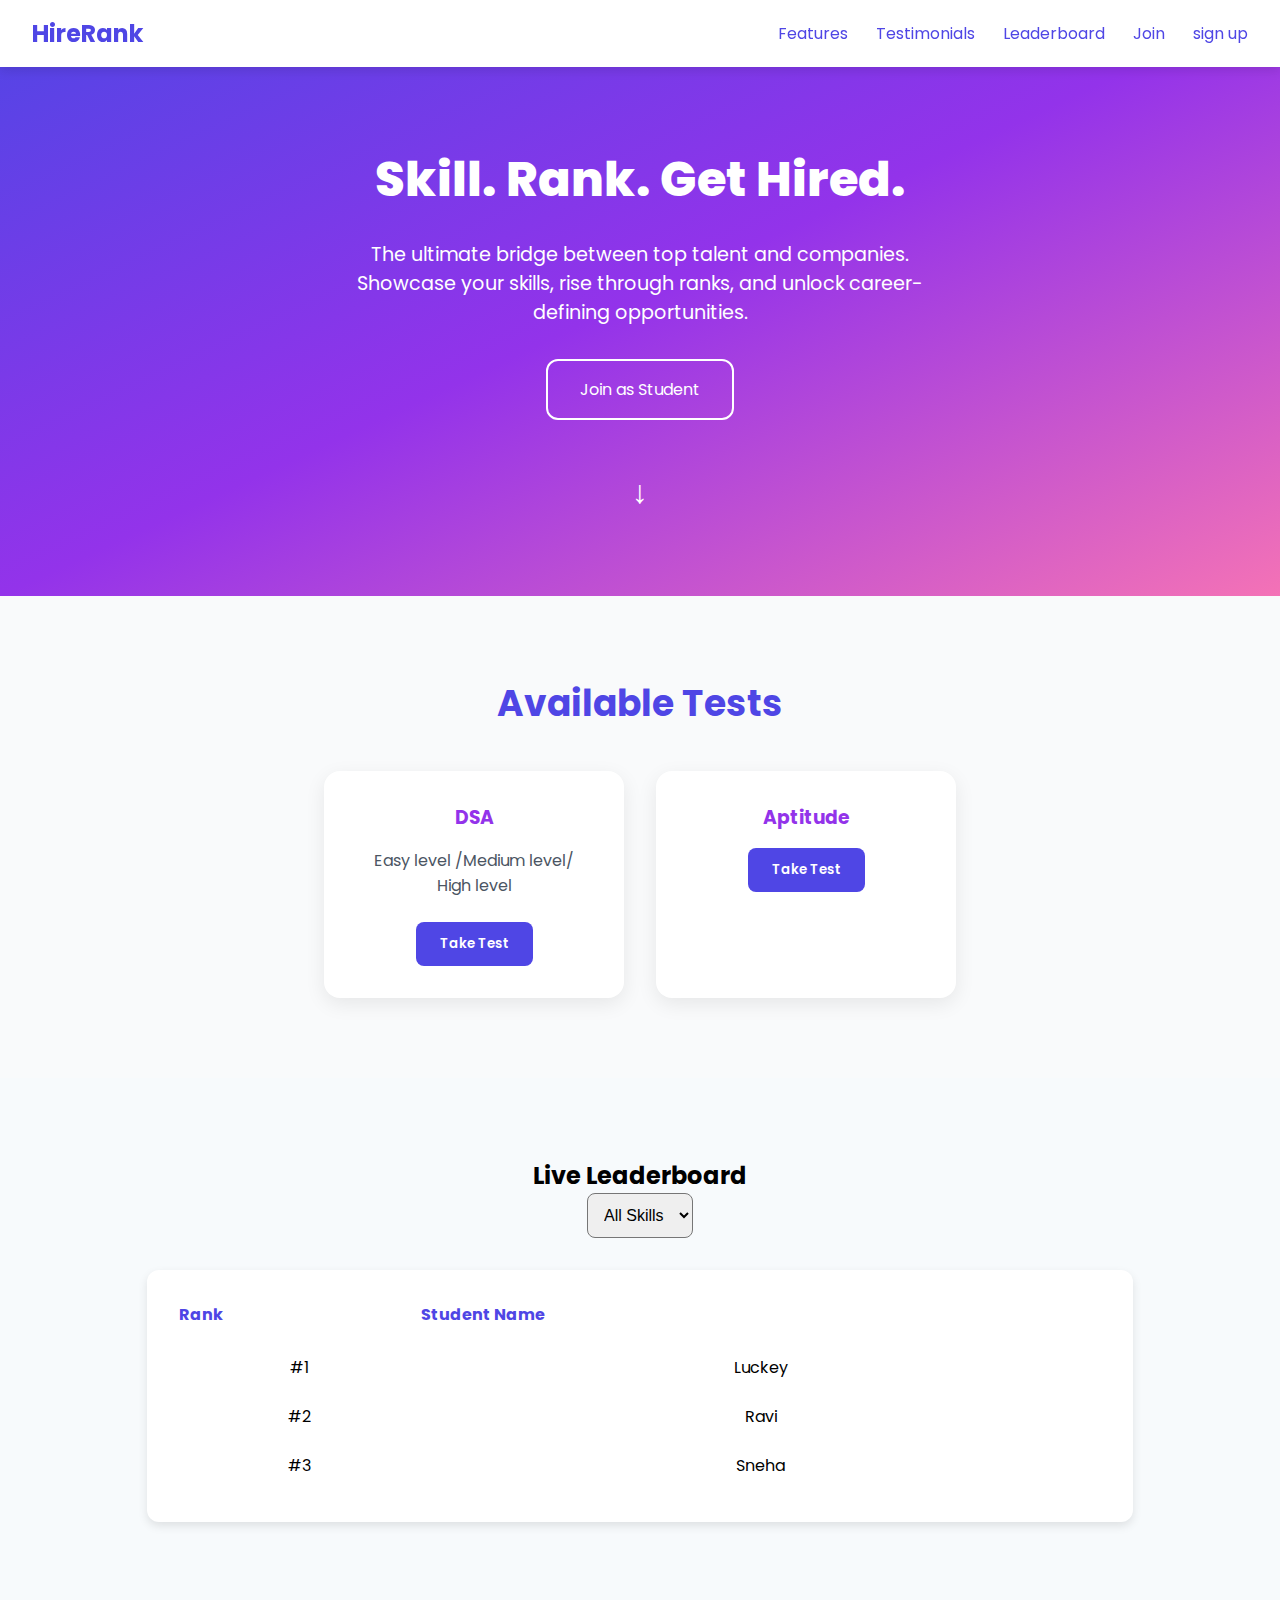
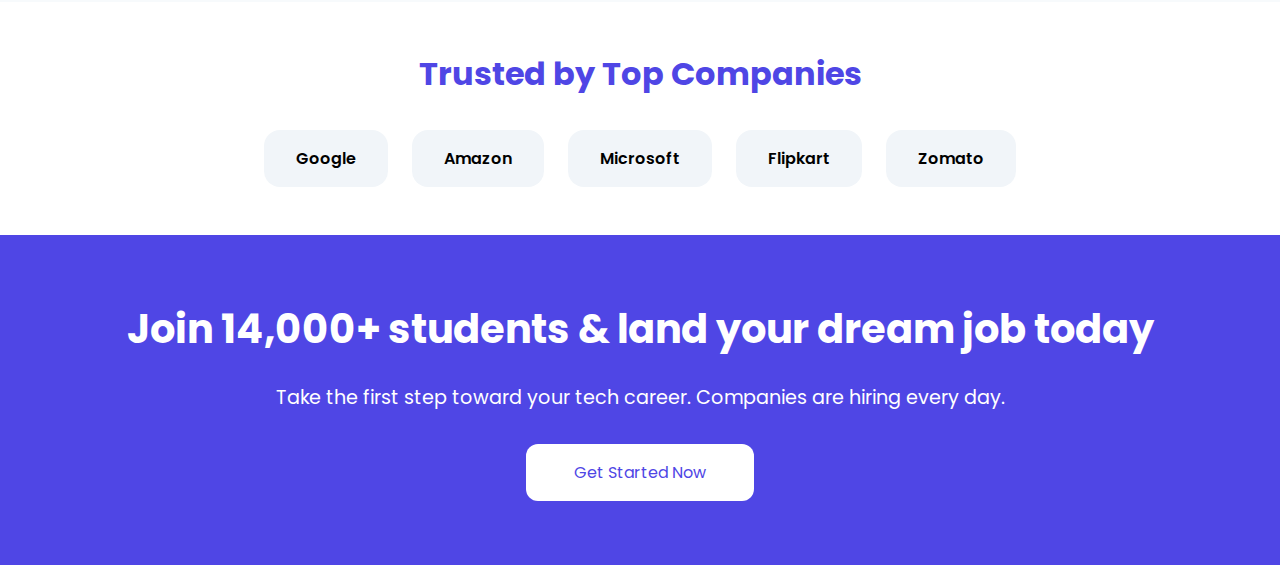
<file: index.html>
<!DOCTYPE html>
<html lang="en">
<head>
  <meta charset="UTF-8" />
  <meta name="viewport" content="width=device-width, initial-scale=1.0"/>
  <title>HireRank Landing Page</title>
  <link rel="stylesheet" href="styles.css"/>
  <link href="https://fonts.googleapis.com/css2?family=Poppins:wght@400;600&display=swap" rel="stylesheet">
 

</head>
<body>
  <header>
    <h1>HireRank</h1>
    <div class="menu">
      <a href="#features">Features</a>
      <a href="#testimonials">Testimonials</a>
      <a href="#leaderboard">Leaderboard</a>
      <a href="login.html">Join</a>
      <a href="signup.html"> sign up</a>
      
    </div>
  </header>
  <section id="hero">
    <h1>Skill. Rank. Get Hired.</h1>
    <p>
      The ultimate bridge between top talent and companies. Showcase your skills,
      rise through ranks, and unlock career-defining opportunities.
    </p>
    <div class="cta-buttons">
      <a href="dashboard.html">
        <button id="Studentbtn">Join as Student</button>
      </a>
    </div>
    <div class="arrow-icon">
      <span>&#8595;</span>
    </div>
  </section>
  <section id="tests">
    <h2>Available Tests</h2>
    <div class="test-cards">
      <div class="test-card">
        <h3>DSA</h3>
        <p>  Easy level /Medium level/ High level </p>
        <button onclick="takeTest('DSA')">Take Test</button>
      </div>
      <div class="test-card">
        <h3>Aptitude</h3>
      
        <button onclick="takeTest('Aptitude')">Take Test</button>
      </div>
    </div>
  </section>

  <section id="leaderboard">
    <h2>Live Leaderboard</h2>
    <select id="skillFilter">
      <option value="All">All Skills</option>
      <option value="DSA">DSA</option>
      <option value="Aptitude">Aptitude</option>
      
    </select>

    <div class="leaderboard-table">
      <table>
        <thead>
          <tr>
            <th>Rank</th>
            <th>Student Name</th>
          
          </tr>
        </thead>
        <tbody id="leaderboardBody">
          <tr>
            <td>#1</td>
            <td>Luckey</td>
          
          </tr>
          <tr>
            <td>#2</td>
            <td>Ravi</td>
          
          
          </tr>
          <tr>
            <td>#3</td>
            <td>Sneha</td>
          
          </tr>
        </tbody>
      </table>
    </div>
  </section>

  <section class="company-names">
    <h2>Trusted by Top Companies</h2>
    <div>
      <div class="company-name">Google</div>
      <div class="company-name">Amazon</div>
      <div class="company-name">Microsoft</div>
      <div class="company-name">Flipkart</div>
      <div class="company-name">Zomato</div>
    </div>
  </section>

  <section id="cta">
    <h2>Join 14,000+ students & land your dream job today</h2>
    <p>Take the first step toward your tech career. Companies are hiring every day.</p>
    <a href="signup.html">
  <button class="cta-button">Get Started Now</button>
</a>

  </section>

  <script src="script.js"></script>
</body>
</html>
</file>
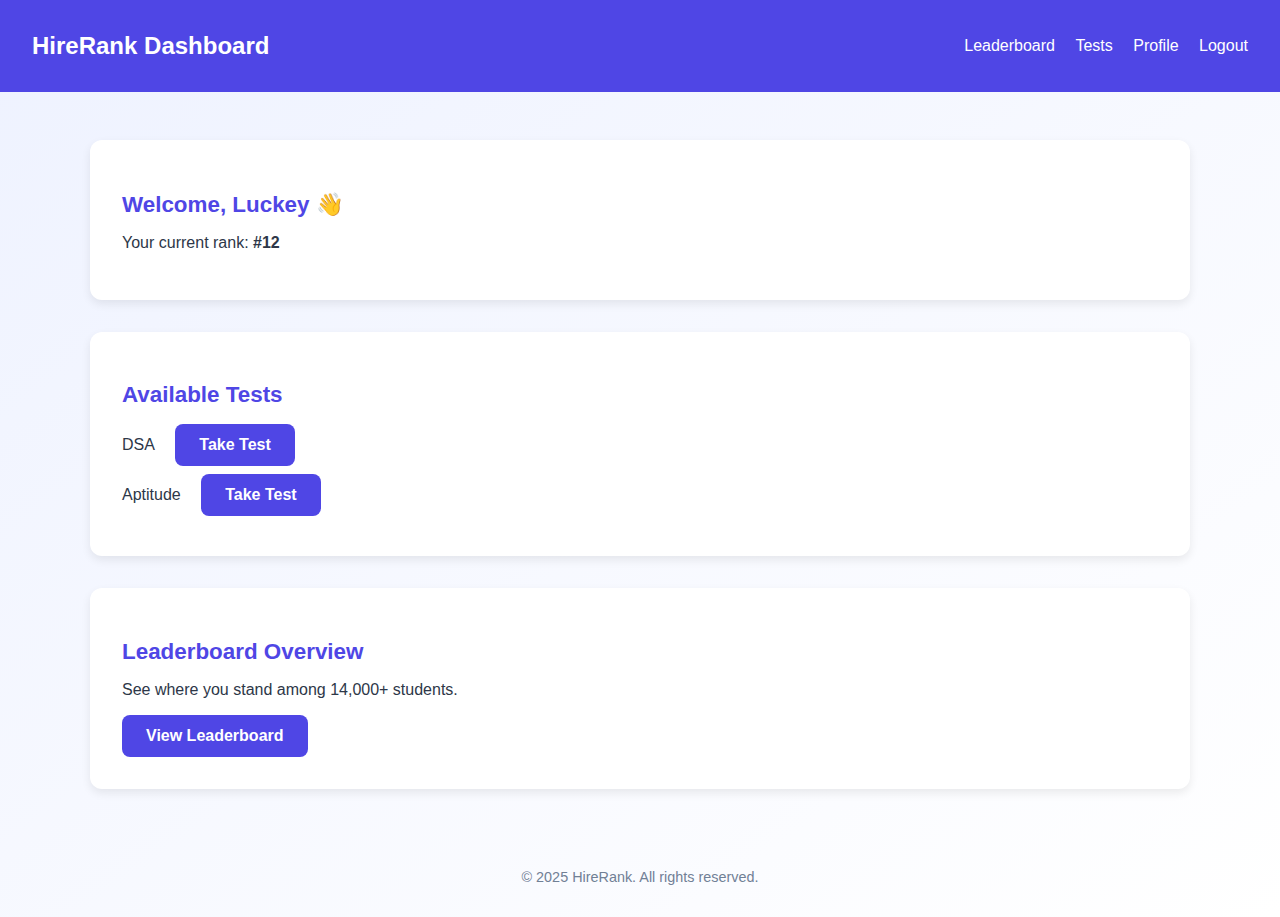
<file: dashboard.html>
<!DOCTYPE html>
<html lang="en">
<head>
  <meta charset="UTF-8" />
  <meta name="viewport" content="width=device-width, initial-scale=1.0"/>
  <title>Student Dashboard | HireRank</title>
  <link rel="stylesheet" href="dashboard.css">
</head>
<body>

  <header>
    <h1>HireRank Dashboard</h1>
    <nav>
      <a href="leaderbard.html">Leaderboard</a>
      <a href="test.html">Tests</a>
      <a href="profile.html">Profile</a>
      <a href="#">Logout</a>
    </nav>
  </header>

  <main class="container">
    <section class="card">
      <h2>Welcome, Luckey 👋</h2>
      <p>Your current rank: <strong>#12</strong></p>
      
    </section>

    <section class="card">
      <h2>Available Tests</h2>
      <div class="test-item">
        <span>DSA</span>
        <a href="#" class="button" style="margin-left: 1rem;">Take Test</a>
      </div>
      <div class="test-item">
        <span>Aptitude</span>
        <a href="#" class="button" style="margin-left: 1rem;">Take Test</a>
      </div>
    </section>

    <section class="card">
      <h2>Leaderboard Overview</h2>
      <p>See where you stand among 14,000+ students.</p>
      <a href="#" class="button">View Leaderboard</a>
    </section>
  </main>

  <footer>
    © 2025 HireRank. All rights reserved.
  </footer>

</body>
</html>
</file>
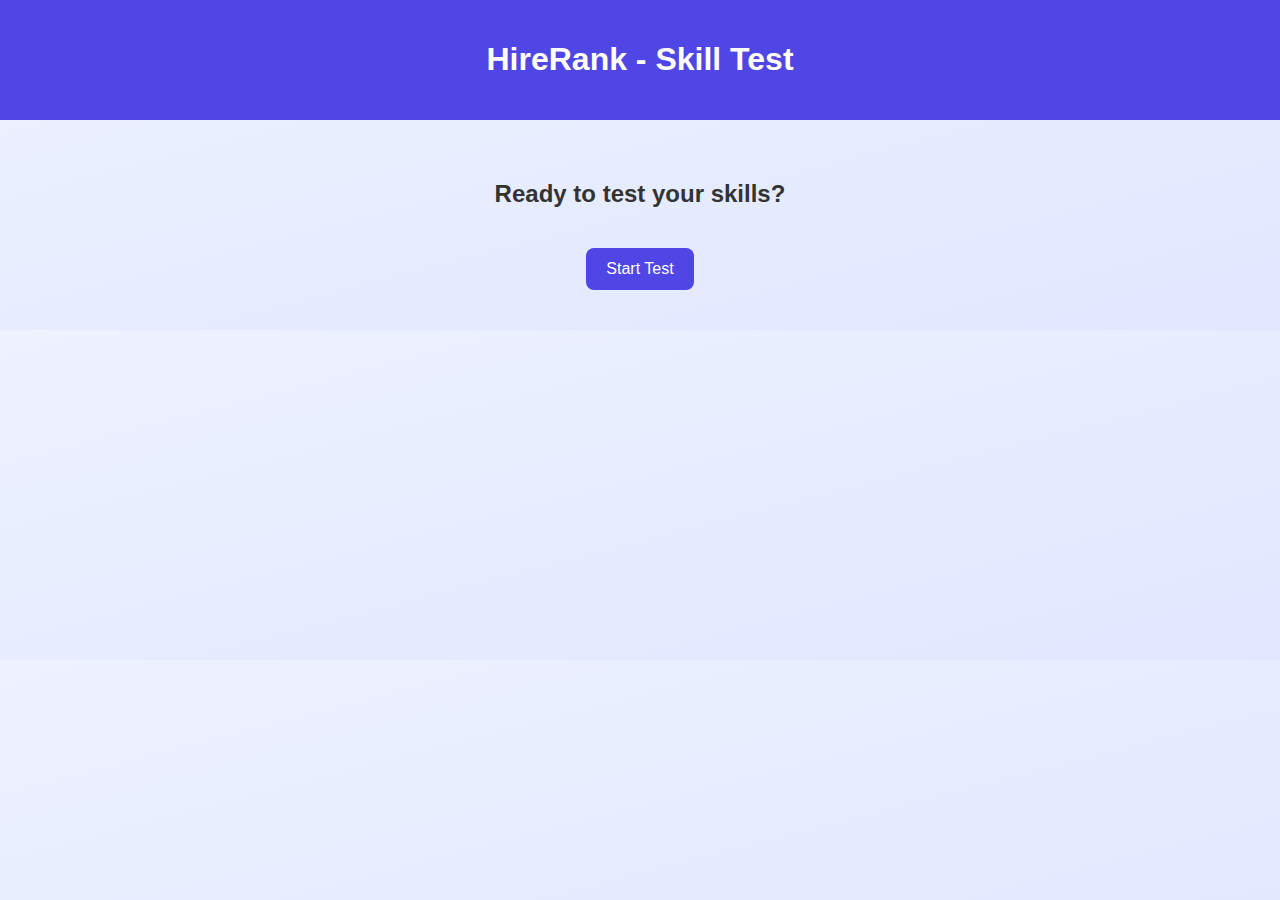
<file: jointest.html>
<!DOCTYPE html>
<html lang="en">
<head>
  <meta charset="UTF-8" />
  <meta name="viewport" content="width=device-width, initial-scale=1.0"/>
  <title>Skill Test | HireRank</title>
  <link rel="stylesheet" href="jointest.css" />
</head>
<body>
  <header>
    <h1>HireRank - Skill Test</h1>
  </header>

  <main>
    <div id="test-container" class="hidden">
      <div id="question-box">
        <h2 id="question-text">Loading question...</h2>
        <ul id="options-list"></ul>
      </div>
      <button id="next-btn">Next</button>
    </div>

    <div id="result-container" class="hidden">
      <h2>Test Completed!</h2>
      <p id="score-display"></p>
      <button onclick="location.reload()">Retake Test</button>
    </div>

    <div id="start-container">
      <h2>Ready to test your skills?</h2>
      <button id="start-btn">Start Test</button>
    </div>
  </main>

  <script src="jointest.js"></script>
</body>
</html>
</file>
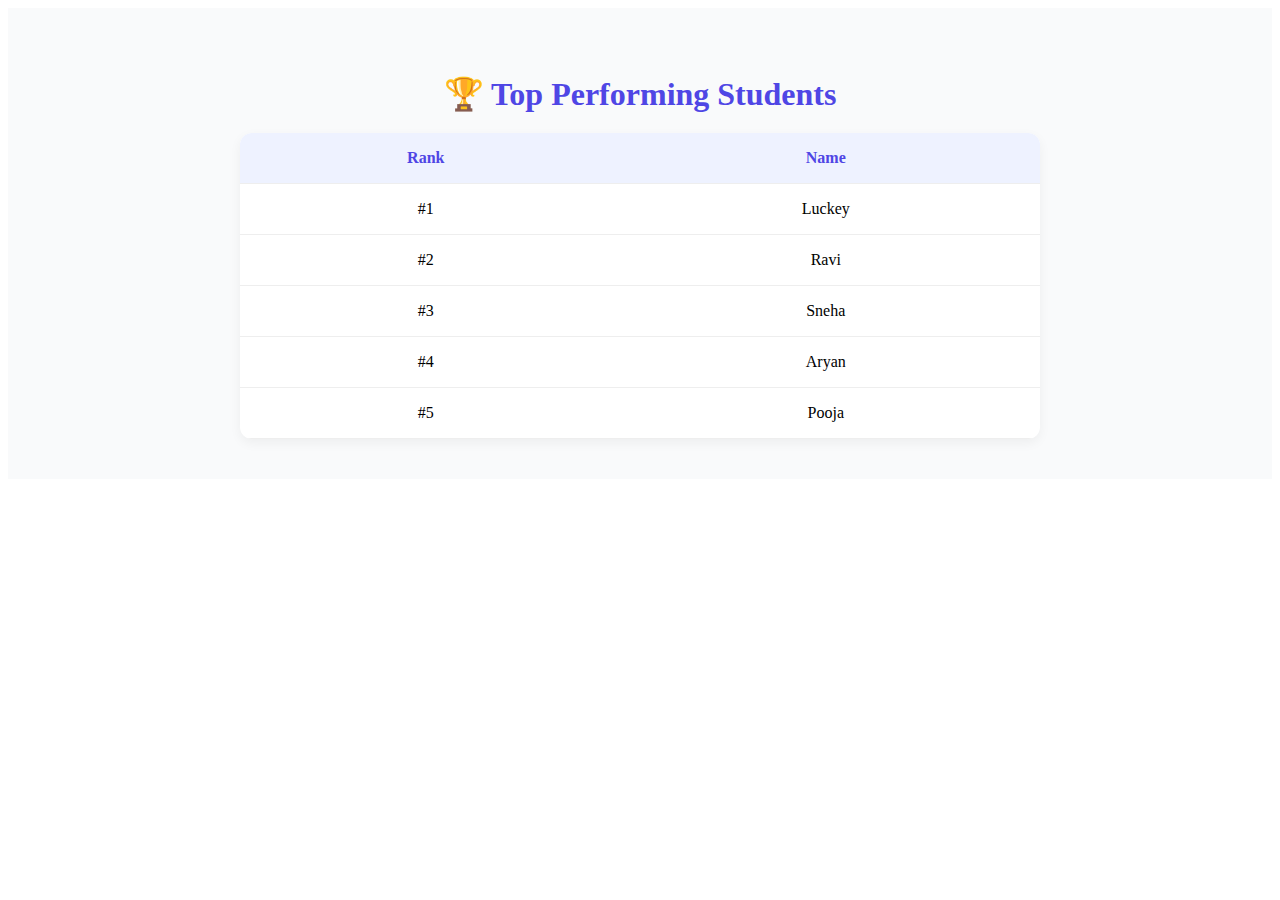
<file: leaderbard.html>
<!DOCTYPE html>
<html lang="en">
<head>
    <meta charset="UTF-8">
    <meta name="viewport" content="width=device-width, initial-scale=1.0">
    <title>Document</title>
    <link rel="stylesheet" href="leaderboard.css">
</head>
<body>
    <section id="leaderboard" class="leaderboard-section">
        <h2 class="leaderboard-title">🏆 Top Performing Students</h2>
      
        
      
        <table class="leaderboard-table">
          <thead>
            <tr>
              <th>Rank</th>
              <th>Name</th>
          
              
            </tr>
          </thead>
          <tbody id="leaderboardBody">
            <!-- Dynamic content -->
          </tbody>
        </table>
      </section>
      <script src="leaderboard.js"></script>
</body>
</html>
</file>
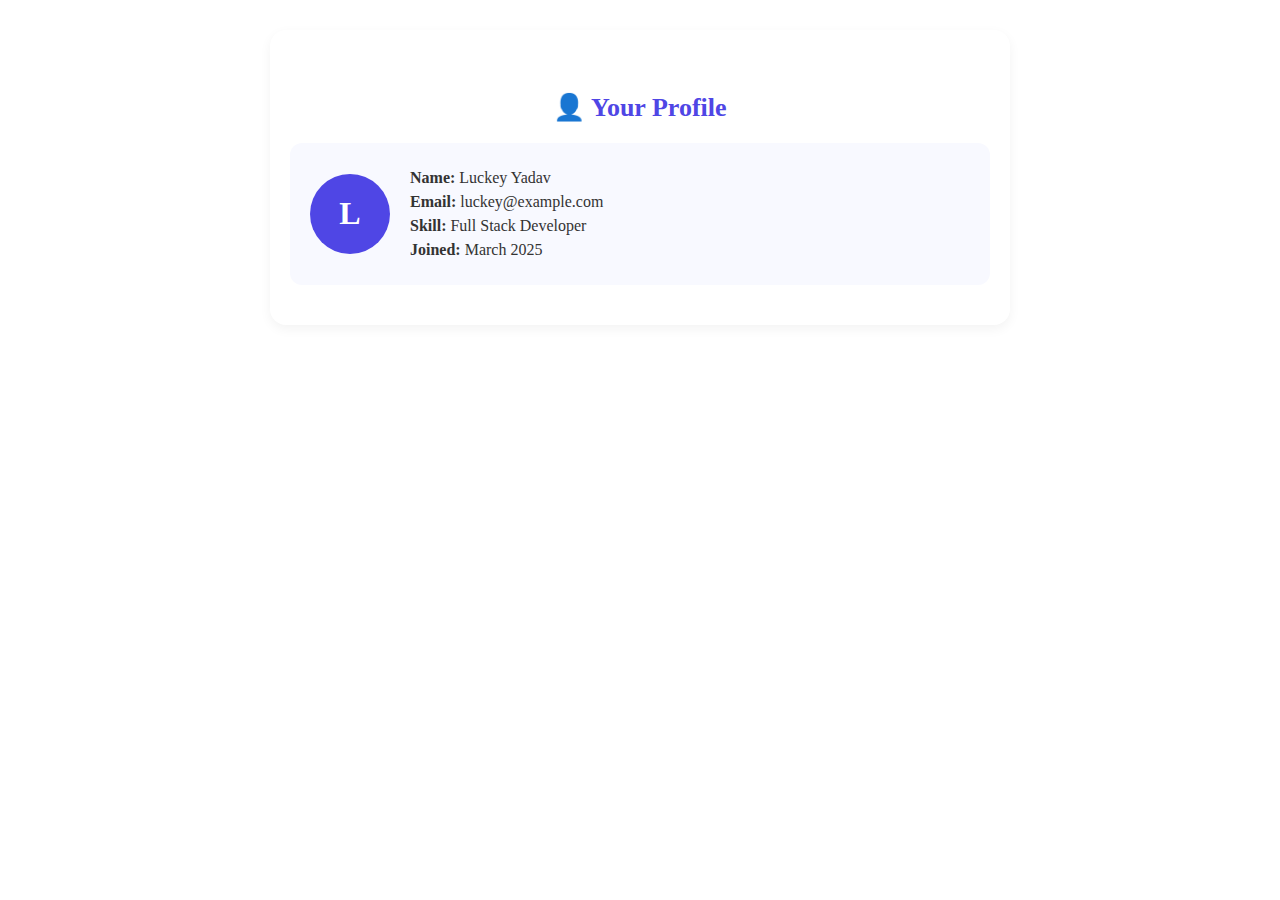
<file: profile.html>
<!DOCTYPE html>
<html lang="en">
<head>
    <meta charset="UTF-8">
    <meta name="viewport" content="width=device-width, initial-scale=1.0">
    <title>Document</title>
    <link rel="stylesheet" href="profile.css">
</head>
<body>
    <!-- Profile Section -->
<section class="profile-section">
    <h2>👤 Your Profile</h2>
    <div class="profile-card">
      <div class="avatar">A</div>
      <div class="profile-info">
        <p><strong>Name:</strong> Luckey Yadav</p>
        <p><strong>Email:</strong> luckey@example.com</p>
        <p><strong>Skill:</strong> Full Stack Developer</p>
        <p><strong>Joined:</strong> March 2025</p>
      </div>
    </div>
  </section>
  <script src="profile.js"></script>
</body>
</html>
</file>
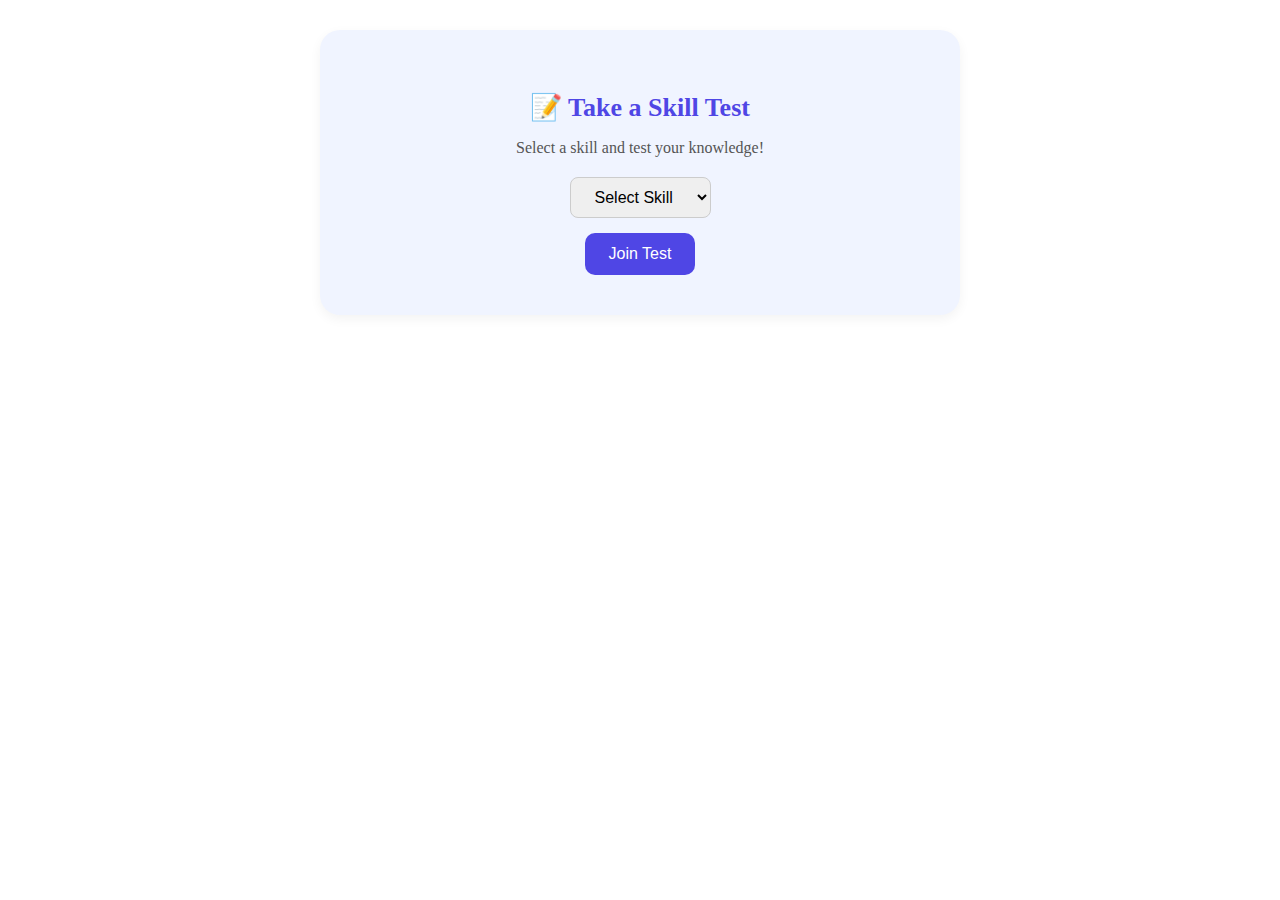
<file: test.html>
<!DOCTYPE html>
<html lang="en">
<head>
    <meta charset="UTF-8">
    <meta name="viewport" content="width=device-width, initial-scale=1.0">
    <title>Document</title>
    <link rel="stylesheet" href="test.css">

</head>
<body>
    <!-- Test Section -->
<section class="test-section">
    <h2>📝 Take a Skill Test</h2>
    <p>Select a skill and test your knowledge!</p>
    <div class="test-form">
      <select id="skillSelect">
        <option value="">Select Skill</option>
        <option value="DSA">DSA</option>
        <option value="Aptitude">Aptitude</option>
        
      </select>
      <a href="jointest.html"><button>Join Test</button> </a>
    </div>
  </section>
  <script src="test.js"></script> 
</body>
</html>
</file>
<file: dashboard.css>
/* Global Styles */
body {
    font-family: 'Inter', sans-serif;
    margin: 0;
    background: linear-gradient(to bottom right, #eef2ff, #ffffff);
    color: #2d3748;
  }
  
  header {
    background-color: #4f46e5;
    color: white;
    padding: 1rem 2rem;
    display: flex;
    justify-content: space-between;
    align-items: center;
  }
  
  header h1 {
    font-size: 1.5rem;
    font-weight: 700;
  }
  
  nav a {
    color: white;
    margin-left: 1rem;
    text-decoration: none;
    font-weight: 500;
  }
  
  nav a:hover {
    text-decoration: underline;
  }
  
  .container {
    max-width: 1100px;
    margin: 3rem auto;
    padding: 0 1.5rem;
  }
  
  .card {
    background: white;
    border-radius: 12px;
    box-shadow: 0 4px 10px rgba(0,0,0,0.08);
    padding: 2rem;
    margin-bottom: 2rem;
    transition: transform 0.3s ease;
  }
  
  .card:hover {
    transform: translateY(-4px);
  }
  
  .card h2 {
    font-size: 1.4rem;
    color: #4f46e5;
    margin-bottom: 1rem;
  }
  
  .button {
    display: inline-block;
    background-color: #4f46e5;
    color: white;
    padding: 0.75rem 1.5rem;
    border: none;
    border-radius: 8px;
    font-size: 1rem;
    font-weight: 600;
    cursor: pointer;
    text-decoration: none;
    transition: background 0.3s ease;
  }
  
  .button:hover {
    background-color: #3730a3;
  }
  
  .test-item {
    margin: 0.5rem 0;
  }
  
  .test-item span {
    font-weight: 500;
  }
  
  footer {
    text-align: center;
    padding: 2rem;
    font-size: 0.9rem;
    color: #718096;
  }
</file>
<file: jointest.css>
body {
    font-family: 'Segoe UI', sans-serif;
    background: linear-gradient(to bottom right, #eef2ff, #e0e7ff);
    color: #333;
    margin: 0;
    padding: 0;
    text-align: center;
  }
  
  header {
    background-color: #4f46e5;
    color: white;
    padding: 20px 0;
  }
  
  main {
    padding: 40px 20px;
  }
  
  .hidden {
    display: none;
  }
  
  #question-box {
    background-color: white;
    padding: 20px;
    margin: 20px auto;
    border-radius: 12px;
    box-shadow: 0 4px 10px rgba(0,0,0,0.1);
    max-width: 600px;
  }
  
  #options-list {
    list-style-type: none;
    padding: 0;
  }
  
  #options-list li {
    background-color: #eef2ff;
    margin: 10px 0;
    padding: 10px;
    border-radius: 8px;
    cursor: pointer;
    transition: background 0.2s ease;
  }
  
  #options-list li:hover {
    background-color: #c7d2fe;
  }
  
  button {
    background-color: #4f46e5;
    color: white;
    border: none;
    padding: 12px 20px;
    border-radius: 8px;
    font-size: 16px;
    cursor: pointer;
    margin-top: 20px;
  }
  
  button:hover {
    background-color: #4338ca;
  }
</file>
<file: leaderboard.css>
.leaderboard-section {
    padding: 40px 20px;
    background-color: #f9fafb;
    text-align: center;
  }
  
  .leaderboard-title {
    font-size: 32px;
    font-weight: bold;
    color: #4f46e5;
    margin-bottom: 20px;
  }
  
  .filter {
    margin-bottom: 20px;
  }
  
  .filter select {
    padding: 8px 16px;
    font-size: 16px;
    border-radius: 8px;
    border: 1px solid #ccc;
  }
  
  .leaderboard-table {
    width: 90%;
    max-width: 800px;
    margin: auto;
    border-collapse: collapse;
    background-color: white;
    border-radius: 12px;
    overflow: hidden;
    box-shadow: 0 4px 12px rgba(0, 0, 0, 0.05);
  }
  
  .leaderboard-table th,
  .leaderboard-table td {
    padding: 16px;
    border-bottom: 1px solid #eee;
  }
  
  .leaderboard-table th {
    background-color: #eef2ff;
    color: #4f46e5;
  }
  
  .leaderboard-table tr:hover {
    background-color: #f3f4f6;
  }
</file>
<file: profile.css>
.profile-section {
    background: #ffffff;
    padding: 40px 20px;
    max-width: 700px;
    margin: 30px auto;
    border-radius: 16px;
    box-shadow: 0 4px 12px rgba(0,0,0,0.05);
  }
  
  .profile-section h2 {
    font-size: 26px;
    color: #4f46e5;
    margin-bottom: 20px;
    text-align: center;
  }
  
  .profile-card {
    display: flex;
    align-items: center;
    gap: 20px;
    background: #f8f9ff;
    padding: 20px;
    border-radius: 12px;
  }
  
  .avatar {
    width: 80px;
    height: 80px;
    background-color: #4f46e5;
    color: white;
    font-size: 32px;
    display: flex;
    align-items: center;
    justify-content: center;
    border-radius: 50%;
    font-weight: bold;
  }
  
  .profile-info p {
    margin: 6px 0;
    font-size: 16px;
    color: #333;
  }
</file>
<file: test.css>
.test-section {
    background: #f0f4ff;
    padding: 40px 20px;
    border-radius: 20px;
    margin: 30px auto;
    max-width: 600px;
    text-align: center;
    box-shadow: 0 4px 12px rgba(0,0,0,0.05);
  }
  
  .test-section h2 {
    font-size: 26px;
    color: #4f46e5;
    margin-bottom: 10px;
  }
  
  .test-section p {
    font-size: 16px;
    margin-bottom: 20px;
    color: #555;
  }
  
  .test-form {
    display: flex;
    flex-direction: column;
    align-items: center;
    gap: 15px;
  }
  
  .test-form select {
    padding: 10px 20px;
    font-size: 16px;
    border-radius: 8px;
    border: 1px solid #ccc;
  }
  
  .test-form button {
    background-color: #4f46e5;
    color: white;
    border: none;
    padding: 12px 24px;
    border-radius: 10px;
    font-size: 16px;
    cursor: pointer;
    transition: 0.3s ease;
  }
  
  .test-form button:hover {
    background-color: #3730a3;
  }
</file>
<file: styles.css>
/* Reset & Basics */
* {
    margin: 0;
    padding: 0;
    box-sizing: border-box;
  }
  
  body {
    font-family: 'Poppins', sans-serif;
    overflow-x: hidden;
  }
  
  a {
    text-decoration: none;
  }
  
  button {
    cursor: pointer;
    font-family: inherit;
  }
  
  /* Header */
  header {
    position: fixed;
    top: 0;
    width: 100%;
    background: white;
    box-shadow: 0 4px 10px rgba(0, 0, 0, 0.1);
    padding: 1rem 2rem;
    display: flex;
    justify-content: space-between;
    align-items: center;
    z-index: 50;
  }
  
  header h1 {
    font-size: 1.5rem;
    color: #4F46E5;
  }
  
  .menu a {
    margin-left: 1.5rem;
    color: #4F46E5;
    transition: color 0.3s;
  }
  
  .menu a:hover {
    color: #9333EA;
  }
  
  /* Hero */
  #hero {
    background: linear-gradient(to bottom right, #4F46E5, #9333EA, #F472B6);
    padding: 9rem 1.5rem 5rem;
    text-align: center;
    color: white;
  }
  
  #hero h1 {
    font-size: 3rem;
    font-weight: 800;
    margin-bottom: 1.5rem;
  }
  
  #hero p {
    font-size: 1.2rem;
    max-width: 600px;
    margin: 0 auto 2rem;
  }
  
  .cta-buttons {
    display: flex;
    justify-content: center;
    gap: 1.5rem;
  }
  
  .cta-buttons button {
    padding: 1rem 2rem;
    font-size: 1rem;
    border: 2px solid white;
    background: transparent;
    color: white;
    border-radius: 0.75rem;
    transition: 0.3s ease;
  }
  
  .cta-buttons button:hover {
    background: white;
    color: #4F46E5;
    transform: scale(1.05);
  }
  
  .arrow-icon {
    margin-top: 3rem;
    font-size: 2rem;
    animation: bounce 1s infinite;
  }
  
  @keyframes bounce {
    0%, 100% {
      transform: translateY(0);
    }
    50% {
      transform: translateY(-10px);
    }
  }
  
  /* Leaderboard */
  #leaderboard {
    padding: 5rem 1.5rem;
    text-align: center;
    background: #F7FAFC;
  }
  
  #leaderboard select {
    padding: 0.75rem;
    margin-bottom: 2rem;
    border-radius: 0.5rem;
    font-size: 1rem;
  }
  
  .leaderboard-table {
    width: 80%;
    margin: 0 auto;
    background: white;
    padding: 2rem;
    border-radius: 0.75rem;
    box-shadow: 0 4px 10px rgba(0, 0, 0, 0.1);
  }
  
  .leaderboard-table table {
    width: 100%;
    border-collapse: collapse;
  }
  
  .leaderboard-table th {
    color: #4F46E5;
    padding-bottom: 1rem;
    text-align: left;
  }
  
  .leaderboard-table td {
    padding: 0.75rem 0;
  }
  
  .leaderboard-table tr:hover {
    background: #F1F5F9;
  }
  
  /* Company Logos */
  .company-names {
    padding: 3rem 1.5rem;
    text-align: center;
  }
  
  .company-names h2 {
    font-size: 2rem;
    margin-bottom: 2rem;
    color: #4F46E5;
  }
  
  .company-names div {
    display: flex;
    flex-wrap: wrap;
    gap: 1.5rem;
    justify-content: center;
  }
  
  .company-name {
    background: #F1F5F9;
    padding: 1rem 2rem;
    border-radius: 1rem;
    font-weight: 600;
    transition: 0.3s ease;
  }
  
  .company-name:hover {
    transform: scale(1.05);
  }
  
  /* Call to Action */
  #cta {
    background-color: #4F46E5;
    color: white;
    text-align: center;
    padding: 4rem 1.5rem;
  }
  
  #cta h2 {
    font-size: 2.5rem;
    margin-bottom: 1.5rem;
  }
  
  #cta p {
    font-size: 1.2rem;
    margin-bottom: 2rem;
  }
  
  #cta button {
    padding: 1rem 3rem;
    background: white;
    color: #4F46E5;
    border: none;
    border-radius: 0.75rem;
    font-size: 1rem;
    transition: 0.3s;
  }
  
  #cta button:hover {
    background: #E0E7FF;
    transform: scale(1.05);
  }
  #tests {
    padding: 5rem 1.5rem;
    background-color: #F9FAFB;
    text-align: center;
  }
  
  #tests h2 {
    font-size: 2.25rem;
    margin-bottom: 2.5rem;
    color: #4F46E5;
  }
  
  .test-cards {
    display: flex;
    justify-content: center;
    gap: 2rem;
    flex-wrap: wrap;
  }
  
  .test-card {
    background: white;
    border-radius: 1rem;
    padding: 2rem;
    width: 300px;
    box-shadow: 0 6px 20px rgba(0, 0, 0, 0.08);
    transition: transform 0.3s ease;
  }
  
  .test-card:hover {
    transform: translateY(-5px);
  }
  
  .test-card h3 {
    color: #9333EA;
    margin-bottom: 1rem;
  }
  
  .test-card p {
    font-size: 1rem;
    margin-bottom: 1.5rem;
    color: #4B5563;
  }
  
  .test-card button {
    padding: 0.75rem 1.5rem;
    background-color: #4F46E5;
    color: white;
    border: none;
    border-radius: 0.5rem;
    font-weight: 600;
    transition: 0.3s;
  }
  
  .test-card button:hover {
    background-color: #4338CA;
  }
</file>
